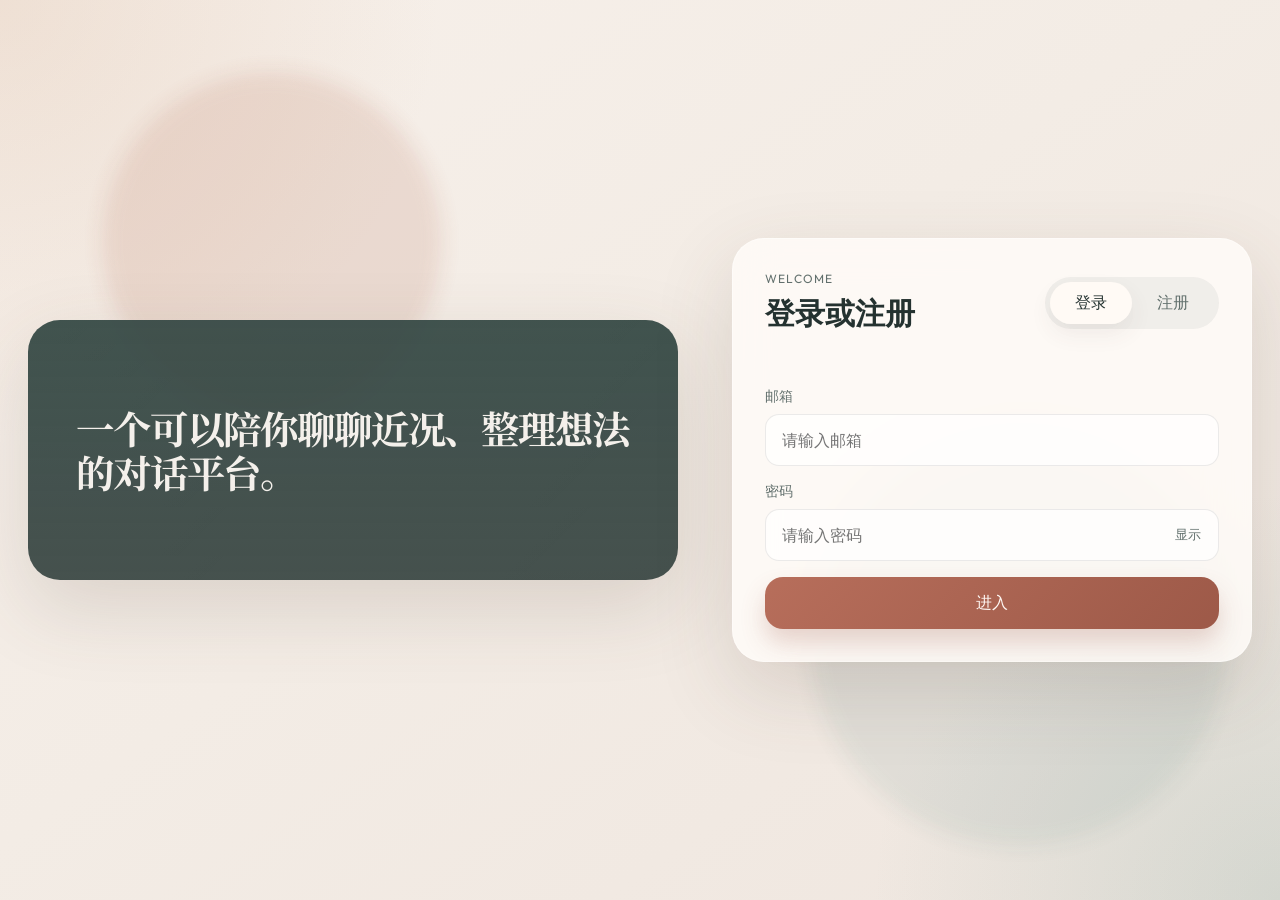
<file: index.html>
<!DOCTYPE html>
<html lang="zh-CN">
  <head>
    <meta charset="UTF-8" />
    <meta name="viewport" content="width=device-width, initial-scale=1.0" />
    <title>MindLane | 登录</title>
    <link rel="preconnect" href="https://fonts.googleapis.com" />
    <link rel="preconnect" href="https://fonts.gstatic.com" crossorigin />
    <link
      href="https://fonts.googleapis.com/css2?family=Noto+Serif+SC:wght@400;600;700&family=Outfit:wght@300;400;500;600;700&display=swap"
      rel="stylesheet"
    />
    <link rel="stylesheet" href="./styles.css" />
  </head>
  <body class="auth-body">
    <div class="ambient ambient-auth"></div>

    <main class="auth-shell auth-shell-simple">
      <section class="auth-brand auth-brand-simple">
        <h1>一个可以陪你聊聊近况、整理想法的对话平台。</h1>
      </section>

      <section class="auth-card">
        <header class="auth-card-head">
          <div>
            <p class="eyebrow">Welcome</p>
            <h2>登录或注册</h2>
          </div>
          <div class="tab-switch" role="tablist" aria-label="登录或注册">
            <button class="tab-button active" data-tab="login" role="tab" aria-selected="true">登录</button>
            <button class="tab-button" data-tab="register" role="tab" aria-selected="false">注册</button>
          </div>
        </header>

        <div id="authFeedback" class="feedback" aria-live="polite"></div>

        <form id="loginForm" class="auth-form active" novalidate>
          <label class="field">
            <span>邮箱</span>
            <input type="email" name="email" placeholder="请输入邮箱" autocomplete="email" required />
          </label>

          <label class="field">
            <span>密码</span>
            <div class="password-wrap">
              <input
                type="password"
                name="password"
                placeholder="请输入密码"
                autocomplete="current-password"
                minlength="6"
                required
              />
              <button type="button" class="ghost-button toggle-password">显示</button>
            </div>
          </label>

          <button type="submit" class="primary-button">进入</button>
        </form>

        <form id="registerForm" class="auth-form" novalidate>
          <label class="field">
            <span>昵称（可选）</span>
            <input type="text" name="displayName" placeholder="请输入昵称" autocomplete="nickname" />
          </label>

          <label class="field">
            <span>邮箱</span>
            <input type="email" name="email" placeholder="请输入邮箱" autocomplete="email" required />
          </label>

          <label class="field">
            <span>密码</span>
            <div class="password-wrap">
              <input
                type="password"
                name="password"
                placeholder="至少 6 位密码"
                autocomplete="new-password"
                minlength="6"
                required
              />
              <button type="button" class="ghost-button toggle-password">显示</button>
            </div>
          </label>

          <label class="field">
            <span>确认密码</span>
            <div class="password-wrap">
              <input
                type="password"
                name="confirmPassword"
                placeholder="请再次输入密码"
                autocomplete="new-password"
                minlength="6"
                required
              />
              <button type="button" class="ghost-button toggle-password">显示</button>
            </div>
          </label>

          <button type="submit" class="primary-button">创建账号</button>
        </form>
      </section>
    </main>

    <script src="./auth.js"></script>
  </body>
</html>
</file>
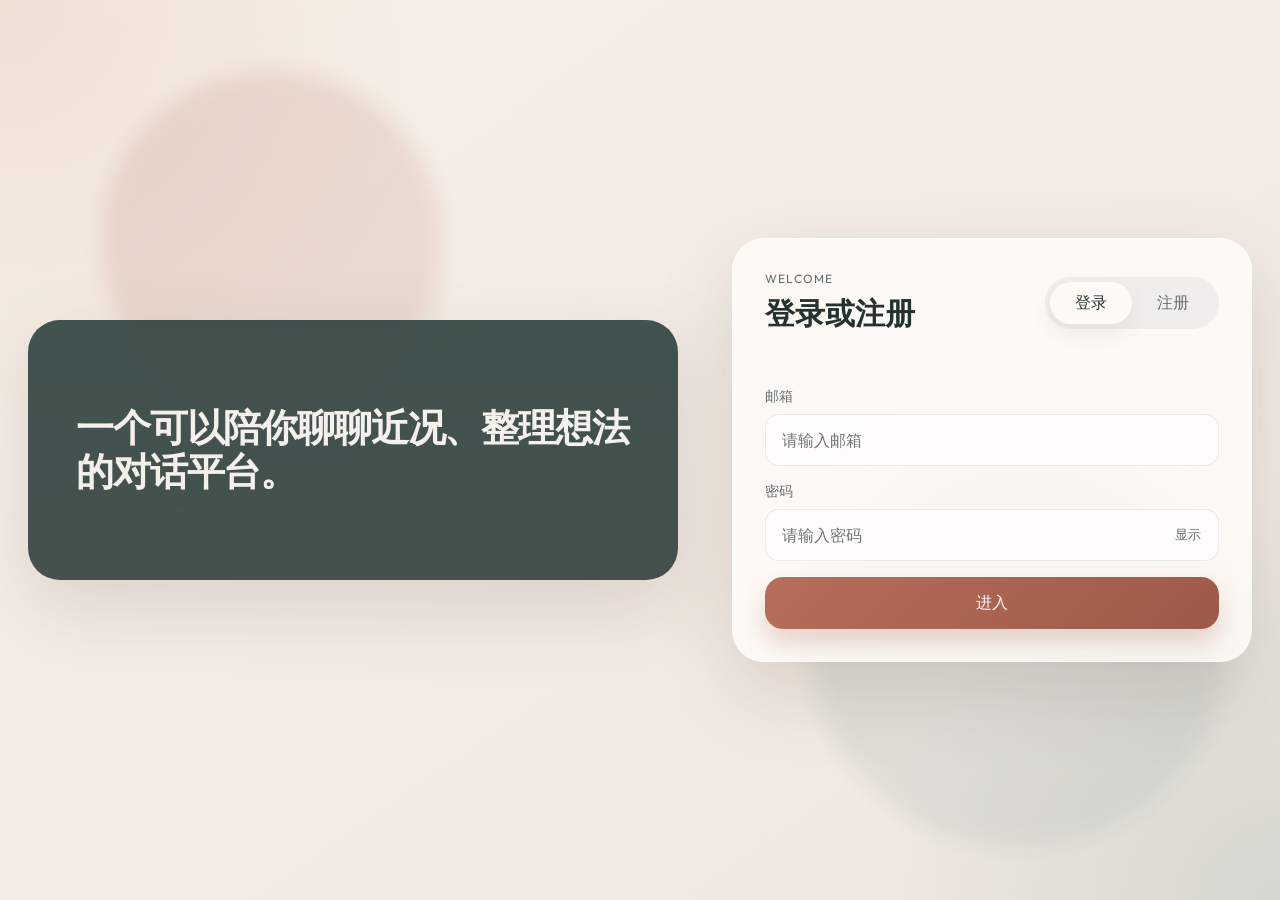
<file: chat.html>
<!DOCTYPE html>
<html lang="zh-CN">
  <head>
    <meta charset="UTF-8" />
    <meta name="viewport" content="width=device-width, initial-scale=1.0" />
    <title>MindLane | 对话</title>
    <link rel="preconnect" href="https://fonts.googleapis.com" />
    <link rel="preconnect" href="https://fonts.gstatic.com" crossorigin />
    <link
      href="https://fonts.googleapis.com/css2?family=Noto+Serif+SC:wght@400;600;700&family=Outfit:wght@300;400;500;600;700&display=swap"
      rel="stylesheet"
    />
    <link rel="stylesheet" href="./styles.css" />
  </head>
  <body class="chat-body">
    <div class="ambient ambient-chat"></div>

    <div id="roundCounter" class="round-counter" aria-live="polite">
      <span class="round-counter-label">对话轮次：</span>
      <span id="roundCounterValue" class="round-counter-value">0</span>
    </div>

    <div class="app-shell">
      <aside id="sidebar" class="sidebar">
        <div class="sidebar-head">
          <button id="mobileSidebarToggle" class="sidebar-toggle mobile-only" aria-label="展开或收起侧边栏">
            <span></span>
            <span></span>
          </button>
          <div>
            <p class="eyebrow">Account</p>
            <h2 id="sidebarUserName" class="sidebar-username"></h2>
          </div>
        </div>

        <div class="sidebar-quick-actions">
          <a class="secondary-button full-width" href="./measure.html">前往测量</a>
          <div id="measureBadge" class="measure-badge">未完成测量</div>
        </div>

        <button id="newChatSidebarButton" class="secondary-button full-width">开始新对话</button>

        <section class="conversation-panel">
          <div class="conversation-panel-head">
            <h3>聊天记录</h3>
            <span id="conversationCount" class="conversation-count">0</span>
          </div>
          <div id="conversationList" class="conversation-list"></div>
        </section>

        <button id="logoutButton" class="text-button align-left">退出</button>
      </aside>

      <main class="chat-main">
        <header class="chat-header chat-header-minimal">
          <button id="desktopSidebarToggle" class="sidebar-toggle desktop-only" aria-label="展开或收起侧边栏">
            <span></span>
            <span></span>
          </button>
        </header>

        <section id="chatStatus" class="chat-status" aria-live="polite"></section>

        <section id="messageViewport" class="message-viewport">
          <div id="emptyState" class="empty-state">
            <span class="empty-icon">●</span>
            <h2>从这里开始</h2>
            <p>你可以分享最近在意的事情、情绪起伏，或某个反复出现的想法。</p>
          </div>

          <div id="messageList" class="message-list" hidden></div>
        </section>

        <footer class="composer-wrap">
          <form id="chatForm" class="composer-form">
            <label class="composer-label" for="messageInput">输入消息</label>
            <div class="composer-panel">
              <textarea id="messageInput" rows="1" maxlength="4000" placeholder="输入消息..."></textarea>
              <div class="composer-actions">
                <p class="composer-tip">Enter 发送，Shift + Enter 换行</p>
                <button id="sendButton" type="submit" class="primary-button compact-button">发送</button>
              </div>
            </div>
          </form>
        </footer>
      </main>
    </div>

    <script src="./chat.js"></script>
  </body>
</html>
</file>
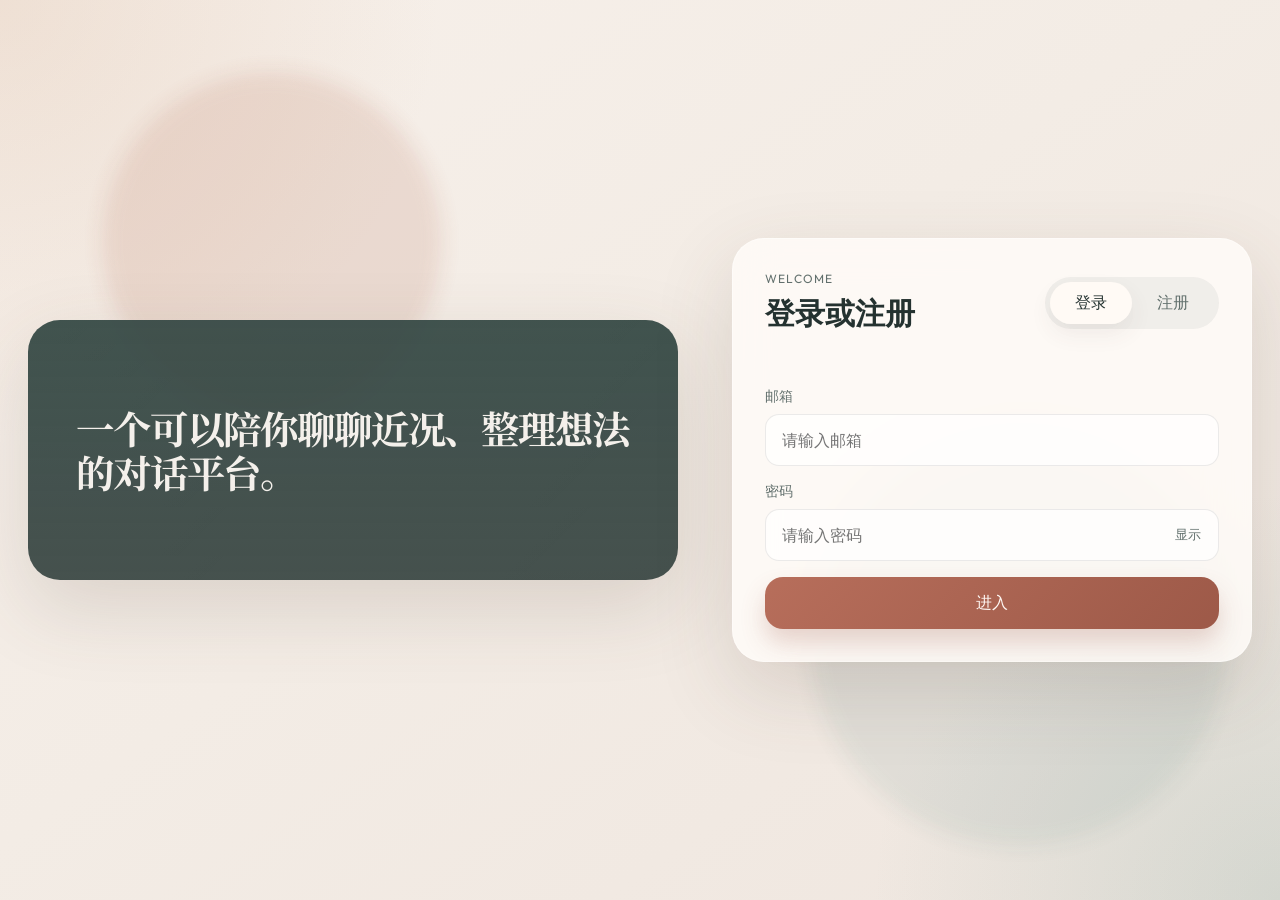
<file: measure.html>
<!DOCTYPE html>
<html lang="zh-CN">
  <head>
    <meta charset="UTF-8" />
    <meta name="viewport" content="width=device-width, initial-scale=1.0" />
    <title>MindLane | 测量</title>
    <link rel="preconnect" href="https://fonts.googleapis.com" />
    <link rel="preconnect" href="https://fonts.gstatic.com" crossorigin />
    <link
      href="https://fonts.googleapis.com/css2?family=Noto+Serif+SC:wght@400;600;700&family=Outfit:wght@300;400;500;600;700&display=swap"
      rel="stylesheet"
    />
    <link rel="stylesheet" href="./styles.css" />
  </head>
  <body class="measure-body">
    <div class="ambient ambient-chat"></div>

    <main class="measure-shell">
      <header class="measure-hero">
        <p class="eyebrow">Measure</p>
        <h1>测量</h1>
      </header>

      <section class="measure-card">
        <div class="measure-meta">
          <div>
            <h2>填写说明</h2>
            <p>下面是一些描述人们性格特点的句子，请根据每个句子与您的性格相符程度选择合适的选项。</p>
          </div>
          <div id="measureStatus" class="measure-status" aria-live="polite"></div>
        </div>

        <div id="measureLocked" class="measure-locked" hidden>
          <h3>你已完成测量</h3>
          <p>本次实验中每位用户只需填写一次量表，后续可直接进入对话。</p>
          <div class="measure-locked-actions">
            <a class="primary-button" href="./chat.html">进入对话</a>
            <button id="resetMeasureButton" type="button" class="secondary-button">重新填写</button>
          </div>
        </div>

        <form id="measureForm" class="measure-form" novalidate></form>

        <template id="questionTemplate">
          <section class="question-card likert-card">
            <div class="likert-row">
              <div class="question-head likert-question">
                <span class="question-index"></span>
                <p class="question-text"></p>
              </div>
              <div class="option-grid likert-grid"></div>
            </div>
          </section>
        </template>

        <div class="measure-actions">
          <button id="saveMeasureButton" type="submit" form="measureForm" class="primary-button">提交测量</button>
          <a class="secondary-button" href="./chat.html">暂时返回对话页</a>
        </div>
      </section>
    </main>

    <script src="./measure.js"></script>
  </body>
</html>
</file>
<file: styles.css>
:root {
  --bg: #f5efe8;
  --bg-soft: #f9f5ef;
  --surface: rgba(255, 252, 248, 0.84);
  --surface-strong: rgba(255, 250, 245, 0.96);
  --line: rgba(95, 93, 88, 0.12);
  --text: #243230;
  --text-soft: #62706d;
  --text-invert: #f4f0eb;
  --accent: #b76e5b;
  --accent-deep: #9d5948;
  --accent-soft: rgba(183, 110, 91, 0.14);
  --success: #4d8a67;
  --error: #c35d5d;
  --shadow-lg: 0 28px 80px rgba(84, 67, 58, 0.16);
  --shadow-md: 0 16px 48px rgba(84, 67, 58, 0.1);
  --shadow-sm: 0 10px 22px rgba(84, 67, 58, 0.08);
  --radius-xl: 32px;
  --radius-lg: 24px;
  --radius-md: 18px;
  --radius-sm: 14px;
  --sidebar-width: 320px;
  --font-display: "Noto Serif SC", serif;
  --font-ui: "Outfit", "PingFang SC", "Microsoft YaHei", sans-serif;
}

* {
  box-sizing: border-box;
}

html,
body {
  min-height: 100%;
}

body {
  margin: 0;
  color: var(--text);
  background:
    radial-gradient(circle at top left, rgba(223, 194, 171, 0.35), transparent 28%),
    radial-gradient(circle at bottom right, rgba(134, 169, 161, 0.26), transparent 26%),
    linear-gradient(145deg, #f7f0ea 0%, #f3ece5 47%, #efe6df 100%);
  font-family: var(--font-ui);
}

body.chat-body {
  height: 100vh;
  overflow: hidden;
}

button,
input,
textarea {
  font: inherit;
}

button {
  cursor: pointer;
  border: 0;
  background: none;
}

input,
textarea {
  width: 100%;
  border: 1px solid var(--line);
  border-radius: var(--radius-sm);
  background: rgba(255, 255, 255, 0.72);
  color: var(--text);
  outline: none;
  transition: border-color 0.2s ease, box-shadow 0.2s ease, transform 0.2s ease;
}

input:focus,
textarea:focus {
  border-color: rgba(183, 110, 91, 0.45);
  box-shadow: 0 0 0 5px rgba(183, 110, 91, 0.1);
}

.ambient {
  position: fixed;
  inset: 0;
  pointer-events: none;
  opacity: 0.9;
}

.ambient::before,
.ambient::after {
  content: "";
  position: absolute;
  border-radius: 999px;
  filter: blur(10px);
}

.ambient-auth::before {
  top: 8%;
  left: 8%;
  width: 340px;
  height: 340px;
  background: rgba(183, 110, 91, 0.18);
}

.ambient-auth::after {
  right: 4%;
  bottom: 6%;
  width: 420px;
  height: 420px;
  background: rgba(112, 151, 143, 0.14);
}

.ambient-chat::before {
  top: -120px;
  right: -80px;
  width: 360px;
  height: 360px;
  background: rgba(183, 110, 91, 0.15);
}

.ambient-chat::after {
  left: -120px;
  bottom: -100px;
  width: 320px;
  height: 320px;
  background: rgba(112, 151, 143, 0.13);
}

.eyebrow {
  margin: 0 0 8px;
  color: var(--text-soft);
  letter-spacing: 0.1em;
  font-size: 12px;
  text-transform: uppercase;
}

.brand-pill {
  display: inline-flex;
  align-items: center;
  padding: 10px 14px;
  border: 1px solid rgba(255, 255, 255, 0.22);
  border-radius: 999px;
  background: rgba(255, 255, 255, 0.1);
  color: rgba(255, 255, 255, 0.84);
  font-size: 13px;
  letter-spacing: 0.06em;
  text-transform: uppercase;
}

.auth-shell {
  position: relative;
  z-index: 1;
  display: grid;
  grid-template-columns: 1.08fr 0.92fr;
  gap: 32px;
  align-items: stretch;
  min-height: 100vh;
  padding: 28px;
}

.auth-shell-simple {
  grid-template-columns: minmax(320px, 0.9fr) minmax(320px, 0.75fr);
  align-items: center;
}

.auth-brand {
  padding: 48px;
  border-radius: var(--radius-xl);
  background:
    linear-gradient(180deg, rgba(49, 69, 65, 0.92), rgba(40, 55, 52, 0.86)),
    linear-gradient(135deg, rgba(255, 255, 255, 0.08), transparent);
  color: var(--text-invert);
  box-shadow: var(--shadow-lg);
  display: flex;
  flex-direction: column;
  justify-content: space-between;
}

.auth-brand-simple {
  min-height: 260px;
  justify-content: center;
}

.auth-brand h1 {
  margin: 22px 0 14px;
  font-family: var(--font-display);
  font-size: clamp(2.2rem, 4vw, 4.5rem);
  line-height: 1.15;
  letter-spacing: -0.03em;
}

.auth-brand-simple h1 {
  max-width: 560px;
  margin: 0;
  font-size: clamp(1.9rem, 3vw, 3.1rem);
}

.auth-brand > p {
  max-width: 620px;
  margin: 0;
  color: rgba(244, 240, 235, 0.78);
  line-height: 1.8;
  font-size: 16px;
}

.brand-points {
  margin-top: 42px;
  display: grid;
  grid-template-columns: repeat(3, minmax(0, 1fr));
  gap: 18px;
}

.brand-points article {
  padding: 20px;
  border-radius: 22px;
  background: rgba(255, 255, 255, 0.08);
  backdrop-filter: blur(10px);
}

.brand-points h2 {
  margin: 0 0 10px;
  font-size: 16px;
}

.brand-points p {
  margin: 0;
  color: rgba(244, 240, 235, 0.74);
  line-height: 1.7;
  font-size: 14px;
}

.auth-card {
  align-self: center;
  width: min(520px, 100%);
  margin-left: auto;
  padding: 32px;
  border: 1px solid rgba(255, 255, 255, 0.4);
  border-radius: var(--radius-xl);
  background: var(--surface);
  backdrop-filter: blur(22px);
  box-shadow: var(--shadow-lg);
}

.auth-card-head {
  display: flex;
  justify-content: space-between;
  gap: 18px;
  align-items: center;
  margin-bottom: 18px;
}

.auth-card-head h2 {
  margin: 0;
  font-size: 30px;
}

.tab-switch {
  display: inline-flex;
  padding: 5px;
  border-radius: 999px;
  background: rgba(36, 50, 48, 0.06);
}

.tab-button {
  min-width: 82px;
  padding: 10px 16px;
  border-radius: 999px;
  color: var(--text-soft);
  transition: background 0.2s ease, color 0.2s ease, transform 0.2s ease;
}

.tab-button.active {
  background: var(--surface-strong);
  color: var(--text);
  box-shadow: var(--shadow-sm);
}

.feedback {
  min-height: 24px;
  margin-bottom: 10px;
  font-size: 14px;
  font-weight: 500;
}

.feedback.error {
  color: var(--error);
}

.feedback.success {
  color: var(--success);
}

.auth-form {
  display: none;
  gap: 16px;
}

.auth-form.active {
  display: grid;
}

.field {
  display: grid;
  gap: 8px;
}

.field span {
  font-size: 14px;
  color: var(--text-soft);
}

.field input {
  min-height: 52px;
  padding: 0 16px;
}

.password-wrap {
  position: relative;
}

.password-wrap input {
  padding-right: 74px;
}

.ghost-button {
  position: absolute;
  top: 50%;
  right: 12px;
  transform: translateY(-50%);
  color: var(--text-soft);
  font-size: 13px;
}

.form-row {
  display: flex;
  justify-content: space-between;
  gap: 12px;
  align-items: center;
}

.checkline {
  display: inline-flex;
  align-items: center;
  gap: 10px;
  color: var(--text-soft);
  font-size: 14px;
}

.checkline input {
  width: 16px;
  height: 16px;
}

.primary-button,
.secondary-button {
  display: inline-flex;
  align-items: center;
  justify-content: center;
  min-height: 52px;
  padding: 0 20px;
  border-radius: 18px;
  transition: transform 0.2s ease, box-shadow 0.2s ease, background 0.2s ease;
}

.primary-button {
  background: linear-gradient(135deg, var(--accent), var(--accent-deep));
  color: #fff8f4;
  box-shadow: 0 14px 24px rgba(157, 89, 72, 0.24);
}

.secondary-button {
  background: rgba(36, 50, 48, 0.06);
  color: var(--text);
}

.primary-button:hover,
.secondary-button:hover,
.tab-button:hover,
.sidebar-toggle:hover {
  transform: translateY(-1px);
}

.text-button {
  padding: 0;
  color: var(--accent-deep);
  font-weight: 500;
}

.align-left {
  justify-content: flex-start;
}

.full-width {
  width: 100%;
}

.sidebar-quick-actions {
  display: grid;
  gap: 10px;
}

.measure-badge {
  display: inline-flex;
  align-items: center;
  justify-content: center;
  min-height: 40px;
  padding: 0 14px;
  border-radius: 14px;
  background: rgba(195, 93, 93, 0.1);
  color: var(--error);
  font-size: 14px;
  font-weight: 500;
}

.measure-badge.done {
  background: rgba(77, 138, 103, 0.12);
  color: var(--success);
}

.app-shell {
  position: relative;
  z-index: 1;
  display: grid;
  grid-template-columns: var(--sidebar-width) minmax(0, 1fr);
  height: 100vh;
  min-height: 100vh;
  overflow: hidden;
  padding: 18px;
  gap: 18px;
}

.sidebar {
  display: flex;
  flex-direction: column;
  min-height: 0;
  gap: 18px;
  padding: 24px 20px;
  border-radius: 28px;
  background: rgba(255, 251, 247, 0.84);
  backdrop-filter: blur(18px);
  box-shadow: var(--shadow-md);
  border: 1px solid rgba(255, 255, 255, 0.55);
}

.sidebar-head {
  display: flex;
  gap: 14px;
  align-items: flex-start;
}

.sidebar-username {
  margin: 0;
  font-size: 24px;
  line-height: 1.2;
}

.sidebar-user-meta {
  margin: 6px 0 0;
  color: var(--text-soft);
  font-size: 14px;
}

.conversation-panel {
  display: flex;
  flex: 1;
  flex-direction: column;
  min-height: 0;
  border-radius: 24px;
  background: rgba(245, 239, 233, 0.88);
  padding: 14px;
}

.conversation-panel-head {
  display: flex;
  justify-content: space-between;
  gap: 12px;
  align-items: center;
  margin-bottom: 14px;
}

.conversation-panel-head h3 {
  margin: 0;
  font-size: 16px;
}

.conversation-count {
  display: inline-flex;
  align-items: center;
  justify-content: center;
  min-width: 28px;
  height: 28px;
  padding: 0 10px;
  border-radius: 999px;
  background: rgba(36, 50, 48, 0.08);
  color: var(--text-soft);
  font-size: 13px;
}

.conversation-list {
  display: grid;
  gap: 10px;
  overflow: auto;
}

.conversation-item {
  width: 100%;
  padding: 14px;
  border: 1px solid transparent;
  border-radius: 18px;
  background: rgba(255, 255, 255, 0.7);
  text-align: left;
  transition: border-color 0.2s ease, background 0.2s ease;
}

.conversation-item.active {
  border-color: rgba(183, 110, 91, 0.28);
  background: rgba(255, 252, 248, 0.95);
}

.conversation-title {
  margin: 0;
  color: var(--text);
  font-size: 14px;
  font-weight: 600;
}

.conversation-meta {
  margin: 6px 0 0;
  color: var(--text-soft);
  font-size: 12px;
}

.chat-main {
  display: grid;
  grid-template-rows: auto auto 1fr auto;
  height: 100%;
  min-height: 0;
  overflow: hidden;
  padding: 18px 20px 20px;
  border-radius: 30px;
  background: rgba(255, 252, 248, 0.74);
  backdrop-filter: blur(18px);
  box-shadow: var(--shadow-md);
  border: 1px solid rgba(255, 255, 255, 0.55);
}

.chat-header {
  display: flex;
  justify-content: space-between;
  gap: 16px;
  align-items: center;
  margin-bottom: 12px;
}

.chat-header-minimal {
  justify-content: space-between;
  margin-bottom: 4px;
}

.chat-header h1 {
  margin: 0;
  font-size: clamp(1.4rem, 3vw, 2rem);
}

.round-counter {
  position: fixed;
  top: 22px;
  right: 22px;
  z-index: 60;
  display: inline-flex;
  align-items: center;
  gap: 8px;
  min-height: 44px;
  padding: 0 14px;
  border-radius: 16px;
  background: rgba(255, 255, 255, 0.78);
  border: 1px solid rgba(255, 255, 255, 0.62);
  box-shadow: var(--shadow-sm);
  color: var(--text-soft);
  font-size: 14px;
  font-weight: 500;
}

.round-counter-label {
  white-space: nowrap;
}

.round-counter-value {
  display: inline-flex;
  align-items: center;
  justify-content: center;
  min-width: 28px;
  height: 28px;
  padding: 0 8px;
  border-radius: 999px;
  background: rgba(183, 110, 91, 0.12);
  color: var(--accent-deep);
  font-weight: 700;
}

.compact-button {
  min-height: 46px;
  padding-inline: 18px;
}

.chat-status {
  min-height: 22px;
  margin-bottom: 10px;
  color: var(--text-soft);
  font-size: 14px;
}

.measure-gate {
  display: flex;
  justify-content: space-between;
  align-items: center;
  gap: 16px;
  margin-bottom: 12px;
  padding: 16px 18px;
  border: 1px solid rgba(183, 110, 91, 0.18);
  border-radius: 20px;
  background: rgba(255, 247, 241, 0.88);
}

.measure-gate p {
  margin: 0;
  color: var(--text-soft);
  line-height: 1.7;
}

.message-viewport {
  position: relative;
  min-height: 0;
  overflow: auto;
  padding: 20px 8px 10px;
}

.empty-state {
  max-width: 680px;
  margin: 6vh auto 0;
  padding: 36px;
  border-radius: 28px;
  background: linear-gradient(180deg, rgba(255, 255, 255, 0.66), rgba(255, 250, 244, 0.9));
  border: 1px solid rgba(255, 255, 255, 0.65);
  text-align: center;
  box-shadow: var(--shadow-sm);
}

.empty-icon {
  display: inline-flex;
  align-items: center;
  justify-content: center;
  width: 56px;
  height: 56px;
  margin-bottom: 16px;
  border-radius: 18px;
  background: var(--accent-soft);
  color: var(--accent-deep);
  font-size: 28px;
}

.empty-state h2 {
  margin: 0 0 12px;
  font-family: var(--font-display);
  font-size: clamp(1.8rem, 3vw, 2.4rem);
}

.empty-state p {
  margin: 0;
  color: var(--text-soft);
  line-height: 1.8;
}

.message-list {
  display: grid;
  gap: 18px;
  max-width: 980px;
  margin: 0 auto;
}

.message-row {
  display: flex;
}

.message-row.user {
  justify-content: flex-end;
}

.message-row.assistant {
  justify-content: flex-start;
}

.message-bubble {
  max-width: min(78%, 760px);
  padding: 16px 18px;
  border-radius: 24px;
  line-height: 1.8;
  white-space: pre-wrap;
  word-break: break-word;
  box-shadow: var(--shadow-sm);
}

.message-bubble p {
  margin: 0;
}

.message-bubble p + p,
.message-bubble p + ul,
.message-bubble p + ol,
.message-bubble ul + p,
.message-bubble ol + p,
.message-bubble ul + ul,
.message-bubble ol + ol {
  margin-top: 12px;
}

.message-bubble ul,
.message-bubble ol {
  margin: 0;
  padding-left: 1.35em;
}

.message-bubble li + li {
  margin-top: 6px;
}

.message-bubble strong {
  font-weight: 700;
}

.message-bubble code {
  padding: 2px 6px;
  border-radius: 8px;
  background: rgba(36, 50, 48, 0.08);
  font-family: "Consolas", "SFMono-Regular", monospace;
  font-size: 0.95em;
}

.message-row.user .message-bubble {
  border-bottom-right-radius: 8px;
  background: linear-gradient(135deg, #b86c58, #cf8f77);
  color: #fffaf7;
}

.message-row.assistant .message-bubble {
  border-bottom-left-radius: 8px;
  background: rgba(255, 255, 255, 0.88);
  color: var(--text);
}

.thinking .message-bubble {
  display: inline-flex;
  gap: 10px;
  align-items: center;
  color: var(--text-soft);
}

.typing-dots {
  display: inline-flex;
  gap: 4px;
}

.typing-dots span {
  width: 7px;
  height: 7px;
  border-radius: 50%;
  background: rgba(99, 110, 108, 0.65);
  animation: blink 1s infinite ease-in-out;
}

.typing-dots span:nth-child(2) {
  animation-delay: 0.16s;
}

.typing-dots span:nth-child(3) {
  animation-delay: 0.32s;
}

.composer-wrap {
  padding-top: 10px;
}

.composer-label {
  position: absolute;
  width: 1px;
  height: 1px;
  padding: 0;
  margin: -1px;
  overflow: hidden;
  clip: rect(0, 0, 0, 0);
  white-space: nowrap;
  border: 0;
}

.composer-panel {
  padding: 14px;
  border: 1px solid rgba(255, 255, 255, 0.62);
  border-radius: 26px;
  background: rgba(255, 255, 255, 0.76);
  box-shadow: var(--shadow-sm);
}

.composer-panel textarea {
  max-height: calc(1.8em * 4 + 18px);
  min-height: 56px;
  resize: none;
  padding: 14px 16px 0;
  border: 0;
  background: transparent;
  box-shadow: none;
  line-height: 1.8;
}

.composer-actions {
  display: flex;
  justify-content: space-between;
  gap: 12px;
  align-items: center;
  padding: 8px 6px 2px;
}

.composer-tip {
  margin: 0;
  color: var(--text-soft);
  font-size: 13px;
}

.sidebar-toggle {
  display: inline-flex;
  flex-direction: column;
  justify-content: center;
  gap: 5px;
  width: 44px;
  height: 44px;
  border-radius: 14px;
  background: rgba(36, 50, 48, 0.06);
}

.sidebar-toggle span {
  width: 18px;
  height: 2px;
  margin-left: 13px;
  border-radius: 999px;
  background: var(--text);
}

.mobile-only {
  display: none;
}

.desktop-only {
  display: inline-flex;
}

.measure-body {
  min-height: 100vh;
}

.measure-shell {
  position: relative;
  z-index: 1;
  max-width: 1120px;
  margin: 0 auto;
  padding: 22px;
}

.measure-hero {
  margin-bottom: 18px;
  padding: 30px 32px;
  border-radius: 28px;
  background: rgba(255, 252, 248, 0.78);
  border: 1px solid rgba(255, 255, 255, 0.55);
  box-shadow: var(--shadow-md);
}

.measure-hero h1 {
  margin: 0 0 12px;
  font-family: var(--font-display);
  font-size: clamp(1.8rem, 3vw, 2.6rem);
}

.measure-hero p:last-child {
  margin: 0;
  color: var(--text-soft);
  line-height: 1.8;
}

.measure-card {
  padding: 26px;
  border-radius: 28px;
  background: rgba(255, 252, 248, 0.78);
  border: 1px solid rgba(255, 255, 255, 0.55);
  box-shadow: var(--shadow-md);
}

.measure-meta {
  display: flex;
  justify-content: space-between;
  gap: 18px;
  align-items: flex-start;
  margin-bottom: 20px;
}

.measure-meta h2 {
  margin: 0 0 10px;
  font-size: 22px;
}

.measure-meta p {
  margin: 0;
  color: var(--text-soft);
  line-height: 1.8;
}

.measure-status {
  min-width: 180px;
  padding: 14px 16px;
  border-radius: 16px;
  background: rgba(36, 50, 48, 0.06);
  color: var(--text-soft);
  font-size: 14px;
  line-height: 1.6;
}

.measure-status.success {
  background: rgba(77, 138, 103, 0.12);
  color: var(--success);
}

.measure-status.error {
  background: rgba(195, 93, 93, 0.12);
  color: var(--error);
}

.measure-form {
  display: grid;
  gap: 16px;
}

.question-card {
  padding: 18px;
  border: 1px solid rgba(36, 50, 48, 0.08);
  border-radius: 22px;
  background: rgba(255, 255, 255, 0.76);
}

.likert-card {
  padding: 16px 18px;
}

.likert-row {
  display: grid;
  grid-template-columns: minmax(260px, 1.35fr) minmax(0, 1fr);
  gap: 14px;
  align-items: stretch;
}

.question-head {
  display: flex;
  gap: 10px;
  align-items: flex-start;
  margin-bottom: 14px;
}

.likert-question {
  margin-bottom: 0;
  padding: 8px 6px 8px 2px;
}

.question-index {
  flex: 0 0 auto;
  color: var(--accent-deep);
  font-weight: 600;
}

.question-text {
  margin: 0;
  line-height: 1.8;
}

.option-grid {
  display: grid;
  grid-template-columns: repeat(2, minmax(0, 1fr));
  gap: 10px;
}

.likert-grid {
  grid-template-columns: repeat(6, minmax(0, 1fr));
  gap: 10px;
}

.option-pill {
  display: flex;
  gap: 10px;
  align-items: center;
  min-height: 50px;
  padding: 0 14px;
  border: 1px solid rgba(36, 50, 48, 0.08);
  border-radius: 16px;
  background: rgba(249, 245, 239, 0.8);
  cursor: pointer;
}

.option-pill input {
  width: 18px;
  height: 18px;
  flex: 0 0 auto;
}

.option-pill span {
  font-size: 14px;
  line-height: 1.5;
}

.likert-option {
  position: relative;
  display: grid;
  justify-items: center;
  align-content: center;
  min-height: 108px;
  padding: 14px 6px 12px;
  border: 1px solid rgba(36, 50, 48, 0.08);
  border-radius: 18px;
  background: rgba(249, 245, 239, 0.82);
  cursor: pointer;
  transition: transform 0.18s ease, border-color 0.18s ease, background 0.18s ease, box-shadow 0.18s ease;
}

.likert-option:hover {
  transform: translateY(-1px);
  border-color: rgba(183, 110, 91, 0.26);
  background: rgba(255, 250, 245, 0.96);
}

.likert-option input {
  position: absolute;
  opacity: 0;
  pointer-events: none;
}

.likert-option-score {
  display: inline-flex;
  align-items: center;
  justify-content: center;
  width: 34px;
  height: 34px;
  margin-bottom: 10px;
  border-radius: 999px;
  background: rgba(36, 50, 48, 0.08);
  color: var(--text);
  font-size: 14px;
  font-weight: 700;
  transition: background 0.18s ease, color 0.18s ease;
}

.likert-option-label {
  display: grid;
  gap: 2px;
  text-align: center;
  color: var(--text-soft);
  font-size: 12px;
  line-height: 1.25;
}

.likert-option-label span {
  display: block;
}

.likert-option:has(input:checked) {
  border-color: rgba(183, 110, 91, 0.42);
  background: rgba(255, 245, 239, 0.96);
  box-shadow: 0 12px 22px rgba(183, 110, 91, 0.12);
}

.likert-option:has(input:checked) .likert-option-score {
  background: linear-gradient(135deg, var(--accent), var(--accent-deep));
  color: #fff8f4;
}

.likert-option:has(input:checked) .likert-option-label {
  color: var(--text);
}

.measure-actions,
.measure-locked-actions {
  display: flex;
  gap: 12px;
  align-items: center;
  margin-top: 20px;
}

.measure-locked {
  padding: 24px;
  border-radius: 22px;
  background: rgba(77, 138, 103, 0.08);
}

.measure-locked h3 {
  margin: 0 0 10px;
  font-size: 22px;
}

.measure-locked p {
  margin: 0;
  color: var(--text-soft);
  line-height: 1.8;
}

body.sidebar-collapsed .app-shell {
  grid-template-columns: 92px minmax(0, 1fr);
}

body.sidebar-collapsed .sidebar {
  padding-inline: 16px;
}

body.sidebar-collapsed .sidebar-head > div,
body.sidebar-collapsed .conversation-panel,
body.sidebar-collapsed #newChatSidebarButton,
body.sidebar-collapsed #logoutButton {
  display: none;
}

@keyframes blink {
  0%,
  80%,
  100% {
    transform: scale(0.8);
    opacity: 0.45;
  }

  40% {
    transform: scale(1);
    opacity: 1;
  }
}

@media (max-width: 1120px) {
  .auth-shell {
    grid-template-columns: 1fr;
  }

  .auth-shell-simple {
    grid-template-columns: 1fr;
  }

  .auth-brand {
    min-height: 380px;
  }

  .auth-card {
    width: 100%;
    margin-left: 0;
  }

  .brand-points {
    grid-template-columns: 1fr;
  }
}

@media (max-width: 960px) {
  .app-shell {
    grid-template-columns: 1fr;
  }

  .sidebar {
    position: fixed;
    top: 14px;
    left: 14px;
    bottom: 14px;
    width: min(88vw, 330px);
    z-index: 10;
    transform: translateX(-110%);
    transition: transform 0.28s ease;
  }

  body.sidebar-open .sidebar {
    transform: translateX(0);
  }

  .chat-main {
    min-height: calc(100vh - 36px);
  }

  .mobile-only {
    display: inline-flex;
  }

  .desktop-only {
    display: none;
  }

  .round-counter {
    top: 16px;
    right: 16px;
  }
}

@media (max-width: 720px) {
  .auth-shell,
  .app-shell {
    padding: 14px;
    gap: 14px;
  }

  .auth-brand,
  .auth-card,
  .chat-main {
    border-radius: 24px;
  }

  .auth-brand,
  .auth-card {
    padding: 24px;
  }

  .auth-card-head,
  .chat-header,
  .composer-actions,
  .form-row {
    flex-direction: column;
    align-items: stretch;
  }

  .tab-switch {
    width: 100%;
  }

  .tab-button {
    flex: 1;
  }

  .message-bubble {
    max-width: 90%;
  }

  .round-counter {
    justify-content: center;
    top: 12px;
    right: 12px;
    min-height: 40px;
    padding: 0 12px;
    font-size: 13px;
  }

  .measure-meta,
  .measure-gate,
  .measure-actions,
  .measure-locked-actions {
    flex-direction: column;
    align-items: stretch;
  }

  .measure-shell {
    padding: 14px;
  }

  .measure-hero,
  .measure-card {
    padding: 22px;
    border-radius: 24px;
  }

  .likert-row {
    grid-template-columns: 1fr;
    gap: 12px;
  }

  .likert-question {
    padding: 0;
  }

  .option-grid,
  .likert-grid {
    grid-template-columns: repeat(6, minmax(0, 1fr));
    gap: 6px;
  }

  .likert-option {
    min-height: 92px;
    padding: 10px 2px;
    border-radius: 16px;
  }

  .likert-option-score {
    width: 28px;
    height: 28px;
    margin-bottom: 8px;
    font-size: 12px;
  }

  .likert-option-label {
    font-size: 10px;
    line-height: 1.2;
  }
}
</file>
